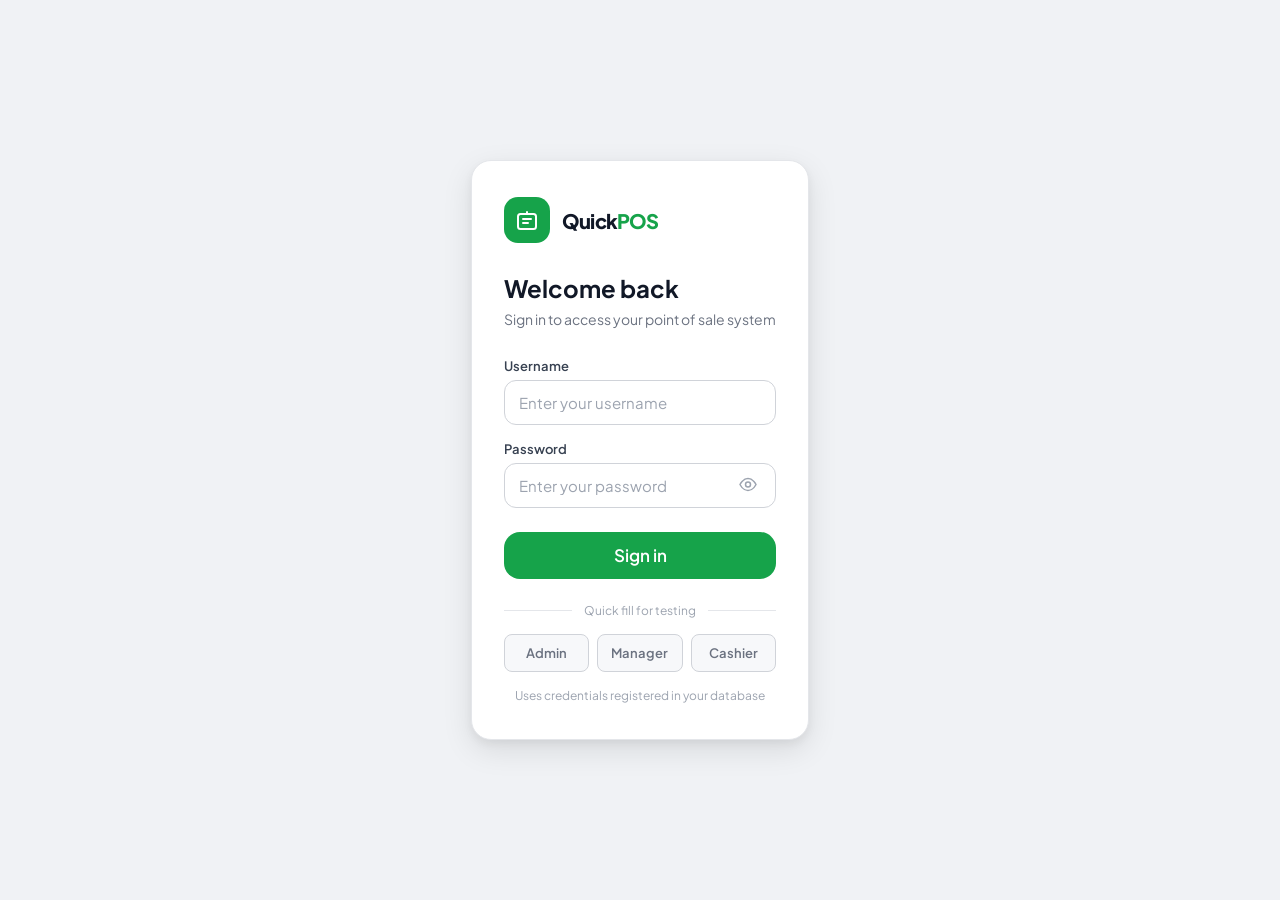
<file: index.html>
<!DOCTYPE html>
<html lang="en">
<head>
  <meta charset="UTF-8"/>
  <meta name="viewport" content="width=device-width, initial-scale=1.0"/>
  <title>QuickPOS — Sign in</title>
  <link rel="stylesheet" href="Theme.css"/>
  <style>
    html, body { height: 100%; display: flex; align-items: center; justify-content: center; }
    .login-wrap { width: 100%; max-width: 420px; padding: 20px; }
    .login-card { background: var(--surface); border-radius: var(--radius-xl); border: 1px solid var(--border); padding: 36px 32px; box-shadow: var(--shadow-lg); animation: fadeUp .4s ease; }
    .brand { display: flex; align-items: center; gap: 12px; margin-bottom: 30px; }
    .brand-icon { width: 46px; height: 46px; background: var(--accent); border-radius: 14px; display: grid; place-items: center; flex-shrink: 0; }
    .brand-name { font-size: 20px; font-weight: 800; letter-spacing: -.04em; }
    .brand-name span { color: var(--accent); }
    .login-title { font-size: 24px; font-weight: 700; margin-bottom: 6px; }
    .login-sub   { font-size: 14px; color: var(--muted); margin-bottom: 28px; line-height: 1.5; }
    .pw-wrap { position: relative; }
    .pw-wrap .input { padding-right: 50px; }
    .eye-btn { position: absolute; right: 14px; top: 50%; transform: translateY(-50%); background: none; border: none; cursor: pointer; color: var(--subtle); padding: 4px; transition: color .15s; }
    .eye-btn:hover { color: var(--text); }
    .field + .field { margin-top: 16px; }
    .login-btn { margin-top: 24px; }
    .err-msg { display: none; margin-top: 14px; }
    .err-msg.show { display: flex; }
    .divider { display: flex; align-items: center; gap: 12px; margin: 24px 0 16px; color: var(--subtle); font-size: 12px; }
    .divider::before, .divider::after { content: ''; flex: 1; height: 1px; background: var(--border); }
    .quick-fill { display: flex; gap: 8px; }
    .qf-btn { flex: 1; padding: 10px 6px; border-radius: var(--radius-sm); border: 1.5px solid var(--border-hi); background: var(--surface2); font-family: inherit; font-size: 13px; font-weight: 600; color: var(--muted); cursor: pointer; transition: all .15s; }
    .qf-btn:hover, .qf-btn.active { border-color: var(--accent); color: var(--accent-text); background: var(--accent-light); }
    .login-help { font-size: 12px; color: var(--subtle); text-align: center; margin-top: 16px; }
  </style>
</head>
<body>
<div class="login-wrap">
  <div class="login-card">
    <div class="brand">
      <div class="brand-icon">
        <svg width="24" height="24" viewBox="0 0 24 24" fill="none">
          <rect x="3" y="6" width="18" height="15" rx="2.5" stroke="white" stroke-width="2"/>
          <path d="M8 11h8M8 15h5" stroke="white" stroke-width="2" stroke-linecap="round"/>
          <path d="M12 6V4" stroke="white" stroke-width="2" stroke-linecap="round"/>
        </svg>
      </div>
      <div class="brand-name">Quick<span>POS</span></div>
    </div>

    <div class="login-title">Welcome back</div>
    <div class="login-sub">Sign in to access your point of sale system</div>

    <div class="field">
      <label for="username">Username</label>
      <input class="input" type="text" id="username" placeholder="Enter your username" autocomplete="username"/>
    </div>

    <div class="field">
      <label for="password">Password</label>
      <div class="pw-wrap">
        <input class="input" type="password" id="password" placeholder="Enter your password" autocomplete="current-password"/>
        <button class="eye-btn" type="button" onclick="togglePw()">
          <svg width="20" height="20" viewBox="0 0 20 20" fill="none">
            <path d="M2 10s3-6 8-6 8 6 8 6-3 6-8 6-8-6-8-6z" stroke="currentColor" stroke-width="1.5"/>
            <circle cx="10" cy="10" r="2.5" stroke="currentColor" stroke-width="1.5"/>
          </svg>
        </button>
      </div>
    </div>

    <button class="btn btn-primary btn-full btn-lg login-btn" id="login-btn" onclick="doLogin()">
      <div class="spinner"></div>
      <span class="btn-label">Sign in</span>
    </button>

    <div class="alert error err-msg" id="err-msg">
      <svg width="16" height="16" viewBox="0 0 16 16" fill="none" style="flex-shrink:0;margin-top:1px">
        <circle cx="8" cy="8" r="6.5" stroke="currentColor" stroke-width="1.3"/>
        <path d="M8 5v3.5M8 10.5v.5" stroke="currentColor" stroke-width="1.3" stroke-linecap="round"/>
      </svg>
      <span id="err-text">Error</span>
    </div>

    <div class="divider">Quick fill for testing</div>
    <div class="quick-fill">
      <button class="qf-btn" onclick="fillRole('admin',this)">Admin</button>
      <button class="qf-btn" onclick="fillRole('manager',this)">Manager</button>
      <button class="qf-btn" onclick="fillRole('cashier',this)">Cashier</button>
    </div>
    <div class="login-help">Uses credentials registered in your database</div>
  </div>
</div>

<div id="toast"></div>

<script>
  const API = 'https://pos-backend-6p7v.onrender.com';
  if (localStorage.getItem('pos_token')) window.location.href = 'Dashboard.html';

  function togglePw() {
    const pw = document.getElementById('password');
    pw.type = pw.type === 'password' ? 'text' : 'password';
  }

  function fillRole(role, btn) {
    document.querySelectorAll('.qf-btn').forEach(b => b.classList.remove('active'));
    btn.classList.add('active');
    document.getElementById('username').value = role + '1';
    document.getElementById('password').value = 'password123';
  }

  function showErr(msg) {
    document.getElementById('err-text').textContent = msg;
    document.getElementById('err-msg').classList.add('show');
  }

  async function doLogin() {
    const username = document.getElementById('username').value.trim();
    const password = document.getElementById('password').value;
    document.getElementById('err-msg').classList.remove('show');
    if (!username || !password) { showErr('Please fill in both fields.'); return; }
    const btn = document.getElementById('login-btn');
    btn.classList.add('loading'); btn.disabled = true;
    try {
      const res  = await fetch(`${API}/auth/login`, { method:'POST', headers:{'Content-Type':'application/json'}, body: JSON.stringify({username,password}) });
      const data = await res.json();
      if (!res.ok) { showErr(data.message || 'Login failed.'); return; }
      localStorage.setItem('pos_token', data.token);
      localStorage.setItem('pos_user',  JSON.stringify(data.user));
      window.location.href = 'Dashboard.html';
    } catch (err) { showErr(err.message ); }
    finally { btn.classList.remove('loading'); btn.disabled = false; }
  }

  document.addEventListener('keydown', e => { if (e.key === 'Enter') doLogin(); });
</script>
</body>
</html>
</file>
<file: Theme.css>
/* ============================================
   QuickPOS — Shared Design System (theme.css)
   Light theme, mobile-friendly, large tap targets
   Import this in every HTML page:
   <link rel="stylesheet" href="theme.css"/>
   ============================================ */

@import url('https://fonts.googleapis.com/css2?family=Plus+Jakarta+Sans:wght@400;500;600;700;800&display=swap');

*, *::before, *::after { box-sizing: border-box; margin: 0; padding: 0; }

:root {
  /* ── Palette ── */
  --bg:          #f0f2f5;
  --surface:     #ffffff;
  --surface2:    #f7f8fa;
  --border:      #e4e6ea;
  --border-hi:   #d0d3d9;

  /* ── Brand ── */
  --accent:      #16a34a;   /* green-600 */
  --accent-light:#dcfce7;   /* green-100 */
  --accent-dark: #15803d;   /* green-700 */
  --accent-text: #14532d;   /* green-900 */

  /* ── Text ── */
  --text:        #111827;   /* gray-900 */
  --text-2:      #374151;   /* gray-700 */
  --muted:       #6b7280;   /* gray-500 */
  --subtle:      #9ca3af;   /* gray-400 */

  /* ── Semantic ── */
  --danger:      #dc2626;
  --danger-light:#fee2e2;
  --success:     #16a34a;
  --success-light:#dcfce7;
  --warning:     #d97706;
  --warning-light:#fef3c7;
  --info:        #2563eb;
  --info-light:  #dbeafe;

  /* ── Sizing ── */
  --radius-sm:   8px;
  --radius:      12px;
  --radius-lg:   16px;
  --radius-xl:   20px;
  --nav-h:       60px;

  /* ── Shadows ── */
  --shadow-sm:   0 1px 3px rgba(0,0,0,.08), 0 1px 2px rgba(0,0,0,.05);
  --shadow:      0 4px 12px rgba(0,0,0,.08), 0 2px 4px rgba(0,0,0,.05);
  --shadow-lg:   0 10px 30px rgba(0,0,0,.1), 0 4px 8px rgba(0,0,0,.05);
}

html, body {
  font-family: 'Plus Jakarta Sans', system-ui, sans-serif;
  background: var(--bg);
  color: var(--text);
  min-height: 100%;
  -webkit-font-smoothing: antialiased;
}

/* ── NAVIGATION ── */
.top-nav {
  position: sticky; top: 0; height: var(--nav-h); z-index: 200;
  background: var(--surface);
  border-bottom: 1px solid var(--border);
  display: flex; align-items: center;
  padding: 0 20px; gap: 12px;
  box-shadow: var(--shadow-sm);
}
.nav-logo {
  font-size: 18px; font-weight: 800;
  letter-spacing: -.04em; color: var(--text);
  text-decoration: none;
}
.nav-logo span { color: var(--accent); }

.nav-right { margin-left: auto; display: flex; gap: 8px; align-items: center; }

.nav-link {
  font-size: 14px; font-weight: 500; padding: 8px 14px;
  border-radius: var(--radius-sm); color: var(--muted);
  background: none; border: none; cursor: pointer;
  transition: all .15s; text-decoration: none; display: inline-flex; align-items: center;
}
.nav-link:hover { background: var(--surface2); color: var(--text); }
.nav-link.active { background: var(--accent-light); color: var(--accent-text); }

.nav-btn {
  font-size: 14px; font-weight: 600; padding: 9px 18px;
  border-radius: var(--radius-sm); cursor: pointer;
  transition: all .15s; border: none; display: inline-flex; align-items: center; gap: 6px;
}
.nav-btn.primary { background: var(--accent); color: #fff; }
.nav-btn.primary:hover { background: var(--accent-dark); }
.nav-btn.ghost { background: none; border: 1.5px solid var(--border-hi); color: var(--text-2); }
.nav-btn.ghost:hover { border-color: var(--accent); color: var(--accent); }
.nav-btn.danger { background: none; border: 1.5px solid var(--border); color: var(--muted); }
.nav-btn.danger:hover { border-color: var(--danger); color: var(--danger); }

/* ── PAGE WRAPPER ── */
.page { max-width: 1200px; margin: 0 auto; padding: 28px 20px 60px; }
.page-full { padding: 0; max-width: none; }

/* ── CARDS ── */
.card {
  background: var(--surface); border-radius: var(--radius-lg);
  border: 1px solid var(--border); padding: 20px 22px;
  box-shadow: var(--shadow-sm);
}
.card-head {
  display: flex; align-items: center; justify-content: space-between;
  margin-bottom: 16px;
}
.card-title { font-size: 15px; font-weight: 700; color: var(--text); }
.card-sub   { font-size: 12px; color: var(--muted); margin-top: 2px; }

/* ── STAT CARDS ── */
.stat-grid { display: grid; grid-template-columns: repeat(auto-fit, minmax(160px,1fr)); gap: 14px; }
.stat-card {
  background: var(--surface); border-radius: var(--radius-lg);
  border: 1px solid var(--border); padding: 18px 20px;
  box-shadow: var(--shadow-sm);
}
.stat-label { font-size: 12px; font-weight: 500; color: var(--muted); margin-bottom: 8px; text-transform: uppercase; letter-spacing: .05em; }
.stat-value { font-size: 26px; font-weight: 800; color: var(--text); letter-spacing: -.03em; }
.stat-value.green  { color: var(--accent); }
.stat-value.red    { color: var(--danger); }
.stat-value.blue   { color: var(--info); }
.stat-value.orange { color: var(--warning); }
.stat-sub { font-size: 12px; color: var(--muted); margin-top: 5px; }

/* ── BUTTONS ── */
.btn {
  display: inline-flex; align-items: center; justify-content: center; gap: 6px;
  font-family: inherit; font-size: 15px; font-weight: 600;
  padding: 12px 22px; border-radius: var(--radius); border: none;
  cursor: pointer; transition: all .15s; line-height: 1;
}
.btn:active { transform: scale(.97); }
.btn:disabled { opacity: .45; cursor: not-allowed; transform: none; }

.btn-primary { background: var(--accent); color: #fff; }
.btn-primary:hover:not(:disabled) { background: var(--accent-dark); }

.btn-secondary { background: var(--surface2); color: var(--text-2); border: 1.5px solid var(--border-hi); }
.btn-secondary:hover:not(:disabled) { border-color: var(--accent); color: var(--accent); }

.btn-danger { background: var(--danger-light); color: var(--danger); border: 1.5px solid #fca5a5; }
.btn-danger:hover:not(:disabled) { background: var(--danger); color: #fff; }

.btn-lg { font-size: 17px; padding: 15px 28px; border-radius: var(--radius-lg); }
.btn-sm { font-size: 13px; padding: 8px 14px; border-radius: var(--radius-sm); }
.btn-full { width: 100%; }

/* loading state */
.btn .spinner { width: 18px; height: 18px; border: 2.5px solid rgba(255,255,255,.3); border-top-color: #fff; border-radius: 50%; animation: spin .65s linear infinite; display: none; }
.btn.loading .spinner { display: block; }
.btn.loading .btn-label { display: none; }
@keyframes spin { to { transform: rotate(360deg); } }

/* ── FORM FIELDS ── */
.field { display: flex; flex-direction: column; gap: 6px; }
.field label { font-size: 13px; font-weight: 600; color: var(--text-2); }
.field .hint  { font-size: 12px; color: var(--muted); }

.input {
  font-family: inherit; font-size: 15px; color: var(--text);
  background: var(--surface); border: 1.5px solid var(--border-hi);
  border-radius: var(--radius); padding: 12px 14px;
  outline: none; transition: border-color .15s, box-shadow .15s;
  width: 100%;
}
.input:focus { border-color: var(--accent); box-shadow: 0 0 0 3px rgba(22,163,74,.12); }
.input::placeholder { color: var(--subtle); }
.input.error { border-color: var(--danger); box-shadow: 0 0 0 3px rgba(220,38,38,.1); }

select.input { cursor: pointer; }

/* ── BADGES / PILLS ── */
.badge {
  display: inline-flex; align-items: center; gap: 4px;
  font-size: 12px; font-weight: 600; padding: 3px 10px;
  border-radius: 99px; border: 1px solid transparent;
}
.badge-green  { background: var(--success-light); color: var(--accent-text);  border-color: #86efac; }
.badge-red    { background: var(--danger-light);  color: #7f1d1d;             border-color: #fca5a5; }
.badge-blue   { background: var(--info-light);    color: #1e3a8a;             border-color: #93c5fd; }
.badge-orange { background: var(--warning-light); color: #78350f;             border-color: #fcd34d; }
.badge-gray   { background: var(--surface2);      color: var(--muted);        border-color: var(--border-hi); }

/* ── TABLE ── */
.table-wrap { overflow-x: auto; border-radius: var(--radius-lg); border: 1px solid var(--border); background: var(--surface); }
.data-table { width: 100%; border-collapse: collapse; font-size: 14px; }
.data-table th { text-align: left; font-size: 12px; font-weight: 600; color: var(--muted); text-transform: uppercase; letter-spacing: .05em; padding: 12px 18px; border-bottom: 1px solid var(--border); background: var(--surface2); }
.data-table td { padding: 14px 18px; border-bottom: 1px solid var(--border); color: var(--text-2); vertical-align: middle; }
.data-table tr:last-child td { border-bottom: none; }
.data-table tbody tr:hover td { background: #f9fafb; }

/* ── TOAST ── */
#toast {
  position: fixed; bottom: 28px; left: 50%; transform: translateX(-50%) translateY(20px);
  background: var(--text); color: #fff; font-size: 14px; font-weight: 500;
  padding: 12px 22px; border-radius: 99px;
  opacity: 0; transition: all .25s; z-index: 9999; white-space: nowrap; pointer-events: none;
  box-shadow: var(--shadow);
}
#toast.show    { opacity: 1; transform: translateX(-50%) translateY(0); }
#toast.success { background: var(--accent); }
#toast.error   { background: var(--danger); }

/* ── MODAL ── */
.modal-bg { display: none; position: fixed; inset: 0; z-index: 500; background: rgba(0,0,0,.35); align-items: center; justify-content: center; padding: 20px; }
.modal-bg.open { display: flex; }
.modal-box { background: var(--surface); border-radius: var(--radius-xl); padding: 28px 26px; width: 100%; max-width: 420px; max-height: 90vh; overflow-y: auto; box-shadow: var(--shadow-lg); animation: modalIn .25s ease; }
@keyframes modalIn { from { opacity: 0; transform: translateY(16px) scale(.98); } to { opacity: 1; transform: none; } }
.modal-title { font-size: 18px; font-weight: 700; margin-bottom: 20px; }
.modal-actions { display: flex; gap: 10px; margin-top: 24px; }

/* ── LOADING ── */
.skeleton { background: linear-gradient(90deg, #f0f0f0 25%, #e8e8e8 50%, #f0f0f0 75%); background-size: 200% 100%; animation: shimmer 1.4s infinite; border-radius: var(--radius-sm); }
@keyframes shimmer { 0%{background-position:200% 0} 100%{background-position:-200% 0} }

.empty-state { display: flex; flex-direction: column; align-items: center; justify-content: center; padding: 48px 20px; gap: 10px; color: var(--muted); font-size: 14px; text-align: center; }
.empty-state svg { opacity: .3; margin-bottom: 4px; }

/* ── ALERT ── */
.alert { display: flex; align-items: flex-start; gap: 10px; padding: 13px 16px; border-radius: var(--radius); font-size: 14px; border: 1px solid; }
.alert.error   { background: var(--danger-light);  border-color: #fca5a5; color: #7f1d1d; }
.alert.success { background: var(--success-light); border-color: #86efac; color: var(--accent-text); }
.alert.warning { background: var(--warning-light); border-color: #fcd34d; color: #78350f; }
.alert.info    { background: var(--info-light);    border-color: #93c5fd; color: #1e3a8a; }

/* ── ANIMATIONS ── */
@keyframes fadeUp { from { opacity: 0; transform: translateY(12px); } to { opacity: 1; transform: none; } }
.fade-up { animation: fadeUp .35s ease both; }
.fade-up-1 { animation-delay: .05s; }
.fade-up-2 { animation-delay: .10s; }
.fade-up-3 { animation-delay: .15s; }
.fade-up-4 { animation-delay: .20s; }

/* ── RESPONSIVE ── */
@media (max-width: 640px) {
  .page { padding: 16px 14px 48px; }
  .top-nav { padding: 0 14px; }
  .stat-grid { grid-template-columns: repeat(2, 1fr); }
  .hide-mobile { display: none !important; }
  .btn-lg { font-size: 16px; padding: 14px 22px; }
}
</file>
